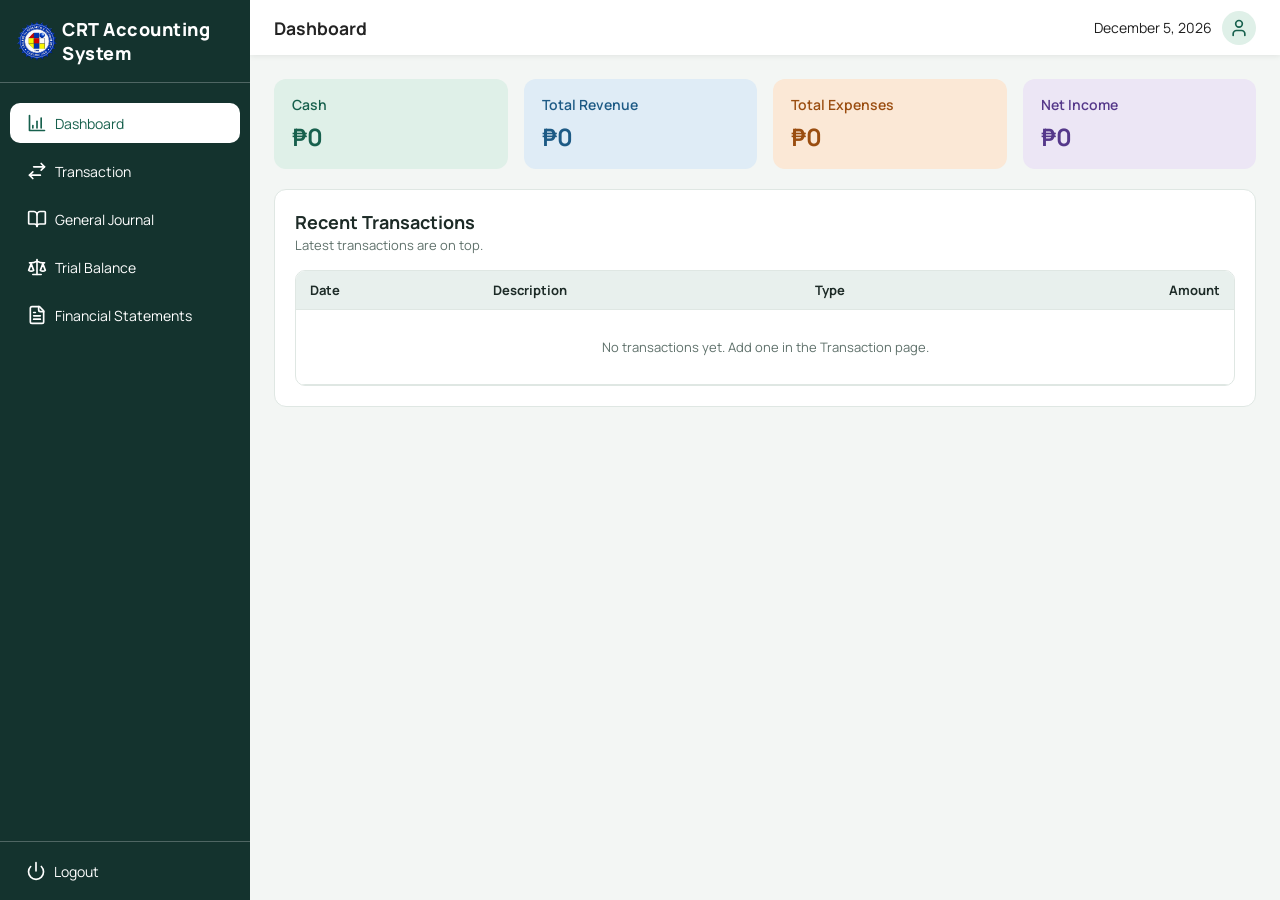
<file: dashboard.html>
<!DOCTYPE html>
<html lang="en">

<head>
  <meta charset="UTF-8">
  <meta name="viewport" content="width=device-width, initial-scale=1">
  <title>Dashboard | CRT Accounting System</title>

  <link rel="preconnect" href="https://fonts.googleapis.com">
  <link rel="preconnect" href="https://fonts.gstatic.com" crossorigin>
  <link href="https://fonts.googleapis.com/css2?family=Manrope:wght@200..800&display=swap" rel="stylesheet">
  <link rel="stylesheet" href="style.css">
</head>

<body>

  <aside class="sidebar">

    <div class="logo-box">
      <img src="imgsrc/crtlogo.png" alt="CRT logo">

      <p>CRT Accounting System</p>
    </div>

    <ul>
      <li>
        <a href="dashboard.html" class="active">
          <svg xmlns="http://www.w3.org/2000/svg" width="20" height="20" viewBox="0 0 24 24" fill="none"
            stroke="currentColor" stroke-width="2" stroke-linecap="round" stroke-linejoin="round">
            <path d="M3 3v18h18" />
            <path d="M7 15v3" />
            <path d="M12 10v8" />
            <path d="M17 6v12" />
          </svg>
          <span>Dashboard</span>
        </a>
      </li>

      <li>
        <a href="transaction.html">
          <svg xmlns="http://www.w3.org/2000/svg" width="20" height="20" viewBox="0 0 24 24" fill="none"
            stroke="currentColor" stroke-width="2" stroke-linecap="round" stroke-linejoin="round">
            <path d="m17 3 4 4-4 4" />
            <path d="M21 7H8" />
            <path d="m7 21-4-4 4-4" />
            <path d="M3 17h13" />
          </svg>
          <span>Transaction</span>
        </a>
      </li>

      <li>
        <a href="journal.html">
          <svg xmlns="http://www.w3.org/2000/svg" width="20" height="20" viewBox="0 0 24 24" fill="none"
            stroke="currentColor" stroke-width="2" stroke-linecap="round" stroke-linejoin="round">
            <path d="M12 7v14" />
            <path d="M3 18a1 1 0 0 1-1-1V4a1 1 0 0 1 1-1h5a4 4 0 0 1 4 4 4 4 0 0 1 4-4h5a1 1 0 0 1 1 1v13a1 1 0 0 1-1 1h-6a3 3 0 0 0-3 3 3 3 0 0 0-3-3z" />
          </svg>
          <span>General Journal</span>
        </a>
      </li>

      <li>
        <a href="trialbalance.html">
          <svg xmlns="http://www.w3.org/2000/svg" width="20" height="20" viewBox="0 0 24 24" fill="none"
            stroke="currentColor" stroke-width="2" stroke-linecap="round" stroke-linejoin="round">
            <path d="m16 16 3-8 3 8c-.87.65-1.92 1-3 1s-2.13-.35-3-1Z" />
            <path d="m2 16 3-8 3 8c-.87.65-1.92 1-3 1s-2.13-.35-3-1Z" />
            <path d="M7 21h10" />
            <path d="M12 3v18" />
            <path d="M3 7h2c2 0 5-1 7-2 2 1 5 2 7 2h2" />
          </svg>
          <span>Trial Balance</span>
        </a>
      </li>

      <li>
        <a href="financialSt.html">
          <svg xmlns="http://www.w3.org/2000/svg" width="20" height="20" viewBox="0 0 24 24" fill="none"
            stroke="currentColor" stroke-width="2" stroke-linecap="round" stroke-linejoin="round">
            <path d="M15 2H6a2 2 0 0 0-2 2v16a2 2 0 0 0 2 2h12a2 2 0 0 0 2-2V7Z" />
            <path d="M14 2v4a2 2 0 0 0 2 2h4" />
            <path d="M10 9H8" />
            <path d="M16 13H8" />
            <path d="M16 17H8" />
          </svg>
          <span>Financial Statements</span>
        </a>
      </li>
    </ul>

    <div class="logout-box">
      <a href="#">
        <svg xmlns="http://www.w3.org/2000/svg" width="20" height="20" viewBox="0 0 24 24" fill="none"
          stroke="currentColor" stroke-width="2" stroke-linecap="round" stroke-linejoin="round">
          <path d="M12 2v10" />
          <path d="M18.4 6.6a9 9 0 1 1-12.77.04" />
        </svg>
        <span>Logout</span>
      </a>
    </div>
  </aside>

  <!-- ================= LAHAT NG NASA KANAN NG SIDEBAR ================= -->
  <div class="page">

    <!-- Navbar sa taas -->
    <header class="navbar">
      <div class="navbar-title">
        <h3>Dashboard</h3>
      </div>

      <div class="date-profile">
        <div>
          <span id="currentDate" class="navbar-date"></span>
        </div>
        <div class="navbar-profile">
          <svg xmlns="http://www.w3.org/2000/svg" width="20" height="20" viewBox="0 0 24 24" fill="none"
            stroke="currentColor" stroke-width="2" stroke-linecap="round" stroke-linejoin="round">
            <path d="M19 21v-2a4 4 0 0 0-4-4H9a4 4 0 0 0-4 4v2" />
            <circle cx="12" cy="7" r="4" />
          </svg>
        </div>
      </div>
    </header>

    <main class="content">

      <section class="cards">
        <div class="summary-card c-cash">
          <p>Cash</p>
          <h2 id="cardCash">₱0</h2>
        </div>
        <div class="summary-card c-revenue">
          <p>Total Revenue</p>
          <h2 id="cardRevenue">₱0</h2>
        </div>
        <div class="summary-card c-expense">
          <p>Total Expenses</p>
          <h2 id="cardExpenses">₱0</h2>
        </div>
        <div class="summary-card c-income">
          <p>Net Income</p>
          <h2 id="cardIncome">₱0</h2>
        </div>
      </section>

      <section class="card">
        <h2>Recent Transactions</h2>
        <p class="sub">Latest transactions are on top.</p>
        <div class="table-scroll">
          <table>
            <thead>
              <tr>
                <th>Date</th>
                <th>Description</th>
                <th>Type</th>
                <th class="num">Amount</th>
              </tr>
            </thead>
            <tbody id="recentBody"></tbody>
          </table>
        </div>
      </section>
    </main>

  </div>

  <script src="app.js"></script>
  <script>
    showDashboard();
  </script>

</body>

</html>
</file>
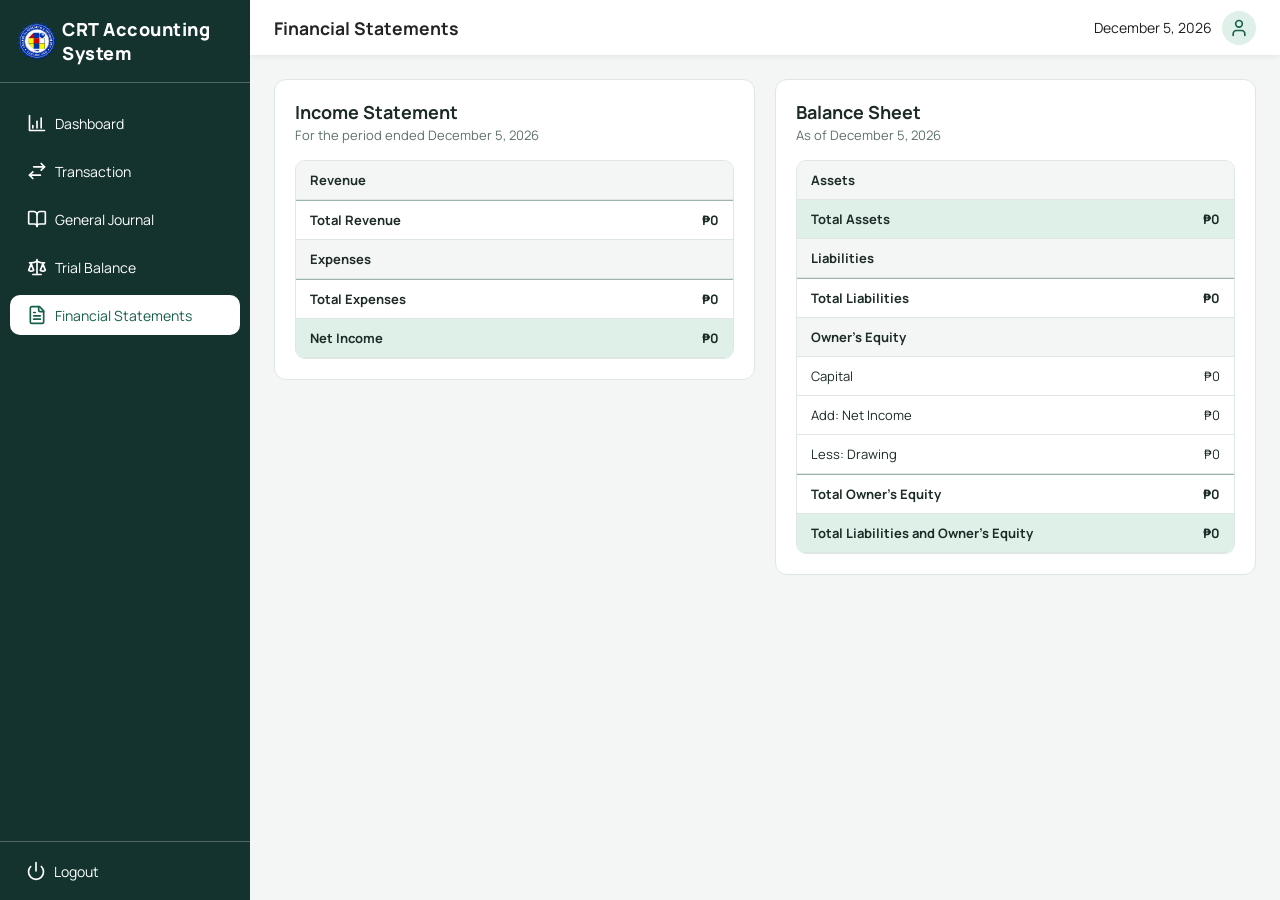
<file: financialSt.html>
<!DOCTYPE html>
<html lang="en">

<head>
  <meta charset="UTF-8">
  <meta name="viewport" content="width=device-width, initial-scale=1">
  <title>Financial Statements | CRT Accounting Systemr</title>

  <link rel="preconnect" href="https://fonts.googleapis.com">
  <link rel="preconnect" href="https://fonts.gstatic.com" crossorigin>
  <link href="https://fonts.googleapis.com/css2?family=Manrope:wght@200..800&display=swap" rel="stylesheet">
  <link rel="stylesheet" href="style.css">
</head>

<body>

  <aside class="sidebar">

    <div class="logo-box">
      <img src="imgsrc/crtlogo.png" alt="CRT logo">

      <p>CRT Accounting System</p>
    </div>

    <ul>
      <li>
        <a href="dashboard.html">
          <svg xmlns="http://www.w3.org/2000/svg" width="20" height="20" viewBox="0 0 24 24" fill="none"
            stroke="currentColor" stroke-width="2" stroke-linecap="round" stroke-linejoin="round">
            <path d="M3 3v18h18" />
            <path d="M7 15v3" />
            <path d="M12 10v8" />
            <path d="M17 6v12" />
          </svg>
          <span>Dashboard</span>
        </a>
      </li>

      <li>
        <a href="transaction.html">
          <svg xmlns="http://www.w3.org/2000/svg" width="20" height="20" viewBox="0 0 24 24" fill="none"
            stroke="currentColor" stroke-width="2" stroke-linecap="round" stroke-linejoin="round">
            <path d="m17 3 4 4-4 4" />
            <path d="M21 7H8" />
            <path d="m7 21-4-4 4-4" />
            <path d="M3 17h13" />
          </svg>
          <span>Transaction</span>
        </a>
      </li>

      <li>
        <a href="journal.html">
          <svg xmlns="http://www.w3.org/2000/svg" width="20" height="20" viewBox="0 0 24 24" fill="none"
            stroke="currentColor" stroke-width="2" stroke-linecap="round" stroke-linejoin="round">
            <path d="M12 7v14" />
            <path d="M3 18a1 1 0 0 1-1-1V4a1 1 0 0 1 1-1h5a4 4 0 0 1 4 4 4 4 0 0 1 4-4h5a1 1 0 0 1 1 1v13a1 1 0 0 1-1 1h-6a3 3 0 0 0-3 3 3 3 0 0 0-3-3z" />
          </svg>
          <span>General Journal</span>
        </a>
      </li>

      <li>
        <a href="trialbalance.html">
          <svg xmlns="http://www.w3.org/2000/svg" width="20" height="20" viewBox="0 0 24 24" fill="none"
            stroke="currentColor" stroke-width="2" stroke-linecap="round" stroke-linejoin="round">
            <path d="m16 16 3-8 3 8c-.87.65-1.92 1-3 1s-2.13-.35-3-1Z" />
            <path d="m2 16 3-8 3 8c-.87.65-1.92 1-3 1s-2.13-.35-3-1Z" />
            <path d="M7 21h10" />
            <path d="M12 3v18" />
            <path d="M3 7h2c2 0 5-1 7-2 2 1 5 2 7 2h2" />
          </svg>
          <span>Trial Balance</span>
        </a>
      </li>

      <li>
        <a href="financialSt.html" class="active">
          <svg xmlns="http://www.w3.org/2000/svg" width="20" height="20" viewBox="0 0 24 24" fill="none"
            stroke="currentColor" stroke-width="2" stroke-linecap="round" stroke-linejoin="round">
            <path d="M15 2H6a2 2 0 0 0-2 2v16a2 2 0 0 0 2 2h12a2 2 0 0 0 2-2V7Z" />
            <path d="M14 2v4a2 2 0 0 0 2 2h4" />
            <path d="M10 9H8" />
            <path d="M16 13H8" />
            <path d="M16 17H8" />
          </svg>
          <span>Financial Statements</span>
        </a>
      </li>
    </ul>

    <div class="logout-box">
      <a href="#">
        <svg xmlns="http://www.w3.org/2000/svg" width="20" height="20" viewBox="0 0 24 24" fill="none"
          stroke="currentColor" stroke-width="2" stroke-linecap="round" stroke-linejoin="round">
          <path d="M12 2v10" />
          <path d="M18.4 6.6a9 9 0 1 1-12.77.04" />
        </svg>
        <span>Logout</span>
      </a>
    </div>
  </aside>


  <div class="page">

   
    <header class="navbar">
      <div class="navbar-title">
        <h3>Financial Statements</h3>
      </div>

      <div class="date-profile">
        <div>
          <span id="currentDate" class="navbar-date"></span>
        </div>
        <div class="navbar-profile">
          <svg xmlns="http://www.w3.org/2000/svg" width="20" height="20" viewBox="0 0 24 24" fill="none"
            stroke="currentColor" stroke-width="2" stroke-linecap="round" stroke-linejoin="round">
            <path d="M19 21v-2a4 4 0 0 0-4-4H9a4 4 0 0 0-4 4v2" />
            <circle cx="12" cy="7" r="4" />
          </svg>
        </div>
      </div>
    </header>

    <main class="content">

      <div class="two-col">

        <section class="card">
          <h2>Income Statement</h2>
          <p class="sub" id="incomeDate"></p>
          <div class="table-scroll no-limit">
            <table class="fs-table">
              <tbody id="incomeBody"></tbody>
            </table>
          </div>
        </section>

        <section class="card">
          <h2>Balance Sheet</h2>
          <p class="sub" id="balanceDate"></p>
          <div class="table-scroll no-limit">
            <table class="fs-table">
              <tbody id="balanceBody"></tbody>
            </table>
          </div>
        </section>

      </div>
    </main>

  </div>

  <script src="app.js"></script>
  <script>
    showFinancialStatementsPage();
  </script>

</body>

</html>
</file>
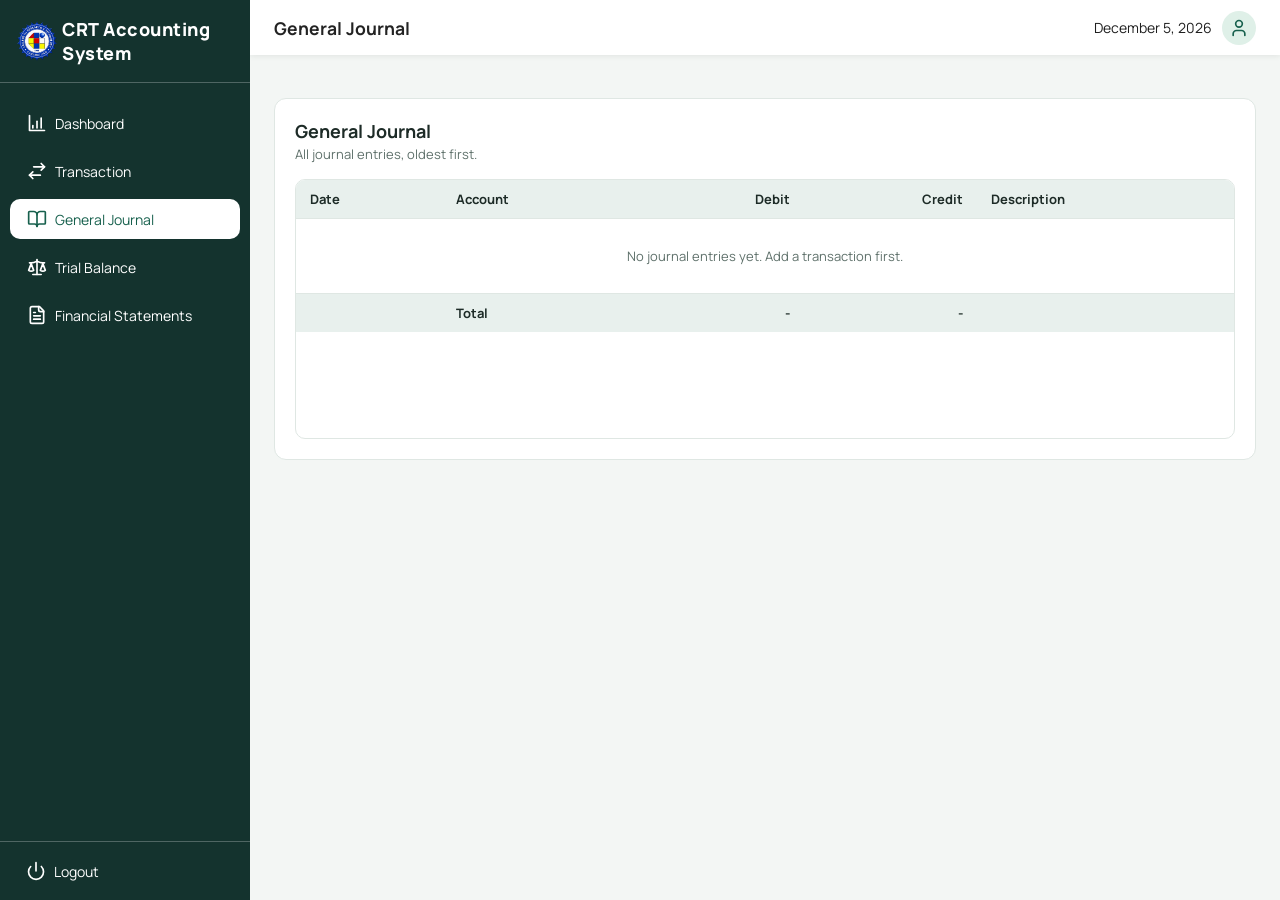
<file: journal.html>
<!DOCTYPE html>
<html lang="en">

<head>
  <meta charset="UTF-8">
  <meta name="viewport" content="width=device-width, initial-scale=1">
  <title>General Journal | CRT Accounting System</title>

  <link rel="preconnect" href="https://fonts.googleapis.com">
  <link rel="preconnect" href="https://fonts.gstatic.com" crossorigin>
  <link href="https://fonts.googleapis.com/css2?family=Manrope:wght@200..800&display=swap" rel="stylesheet">
  <link rel="stylesheet" href="style.css">
</head>

<body>

  <aside class="sidebar">

    <div class="logo-box">
      <img src="imgsrc/crtlogo.png" alt="CRT logo">

      <p>CRT Accounting System</p>
    </div>

    <ul>
      <li>
        <a href="dashboard.html">
          <svg xmlns="http://www.w3.org/2000/svg" width="20" height="20" viewBox="0 0 24 24" fill="none"
            stroke="currentColor" stroke-width="2" stroke-linecap="round" stroke-linejoin="round">
            <path d="M3 3v18h18" />
            <path d="M7 15v3" />
            <path d="M12 10v8" />
            <path d="M17 6v12" />
          </svg>
          <span>Dashboard</span>
        </a>
      </li>

      <li>
        <a href="transaction.html">
          <svg xmlns="http://www.w3.org/2000/svg" width="20" height="20" viewBox="0 0 24 24" fill="none"
            stroke="currentColor" stroke-width="2" stroke-linecap="round" stroke-linejoin="round">
            <path d="m17 3 4 4-4 4" />
            <path d="M21 7H8" />
            <path d="m7 21-4-4 4-4" />
            <path d="M3 17h13" />
          </svg>
          <span>Transaction</span>
        </a>
      </li>

      <li>
        <a href="journal.html" class="active">
          <svg xmlns="http://www.w3.org/2000/svg" width="20" height="20" viewBox="0 0 24 24" fill="none"
            stroke="currentColor" stroke-width="2" stroke-linecap="round" stroke-linejoin="round">
            <path d="M12 7v14" />
            <path d="M3 18a1 1 0 0 1-1-1V4a1 1 0 0 1 1-1h5a4 4 0 0 1 4 4 4 4 0 0 1 4-4h5a1 1 0 0 1 1 1v13a1 1 0 0 1-1 1h-6a3 3 0 0 0-3 3 3 3 0 0 0-3-3z" />
          </svg>
          <span>General Journal</span>
        </a>
      </li>

      <li>
        <a href="trialbalance.html">
          <svg xmlns="http://www.w3.org/2000/svg" width="20" height="20" viewBox="0 0 24 24" fill="none"
            stroke="currentColor" stroke-width="2" stroke-linecap="round" stroke-linejoin="round">
            <path d="m16 16 3-8 3 8c-.87.65-1.92 1-3 1s-2.13-.35-3-1Z" />
            <path d="m2 16 3-8 3 8c-.87.65-1.92 1-3 1s-2.13-.35-3-1Z" />
            <path d="M7 21h10" />
            <path d="M12 3v18" />
            <path d="M3 7h2c2 0 5-1 7-2 2 1 5 2 7 2h2" />
          </svg>
          <span>Trial Balance</span>
        </a>
      </li>

      <li>
        <a href="financialSt.html">
          <svg xmlns="http://www.w3.org/2000/svg" width="20" height="20" viewBox="0 0 24 24" fill="none"
            stroke="currentColor" stroke-width="2" stroke-linecap="round" stroke-linejoin="round">
            <path d="M15 2H6a2 2 0 0 0-2 2v16a2 2 0 0 0 2 2h12a2 2 0 0 0 2-2V7Z" />
            <path d="M14 2v4a2 2 0 0 0 2 2h4" />
            <path d="M10 9H8" />
            <path d="M16 13H8" />
            <path d="M16 17H8" />
          </svg>
          <span>Financial Statements</span>
        </a>
      </li>
    </ul>

    <div class="logout-box">
      <a href="#">
        <svg xmlns="http://www.w3.org/2000/svg" width="20" height="20" viewBox="0 0 24 24" fill="none"
          stroke="currentColor" stroke-width="2" stroke-linecap="round" stroke-linejoin="round">
          <path d="M12 2v10" />
          <path d="M18.4 6.6a9 9 0 1 1-12.77.04" />
        </svg>
        <span>Logout</span>
      </a>
    </div>
  </aside>

  
  <div class="page">

    >
    <header class="navbar">
      <div class="navbar-title">
        <h3>General Journal</h3>
      </div>

      <div class="date-profile">
        <div>
          <span id="currentDate" class="navbar-date"></span>
        </div>
        <div class="navbar-profile">
          <svg xmlns="http://www.w3.org/2000/svg" width="20" height="20" viewBox="0 0 24 24" fill="none"
            stroke="currentColor" stroke-width="2" stroke-linecap="round" stroke-linejoin="round">
            <path d="M19 21v-2a4 4 0 0 0-4-4H9a4 4 0 0 0-4 4v2" />
            <circle cx="12" cy="7" r="4" />
          </svg>
        </div>
      </div>
    </header>

    <main class="content">

      <section class="card">
        <h2>General Journal</h2>
        <p class="sub">All journal entries, oldest first.</p>
        <div class="table-scroll tall">
          <table>
            <thead>
              <tr>
                <th>Date</th>
                <th>Account</th>
                <th class="num">Debit</th>
                <th class="num">Credit</th>
                <th>Description</th>
              </tr>
            </thead>
            <tbody id="journalBody"></tbody>
            <tfoot>
              <tr>
                <td></td>
                <td>Total</td>
                <td class="num" id="totalDebit"></td>
                <td class="num" id="totalCredit"></td>
                <td></td>
              </tr>
            </tfoot>
          </table>
        </div>
      </section>
    </main>

  </div>

  <script src="app.js"></script>
  <script>
    showJournalPage();
  </script>

</body>

</html>
</file>
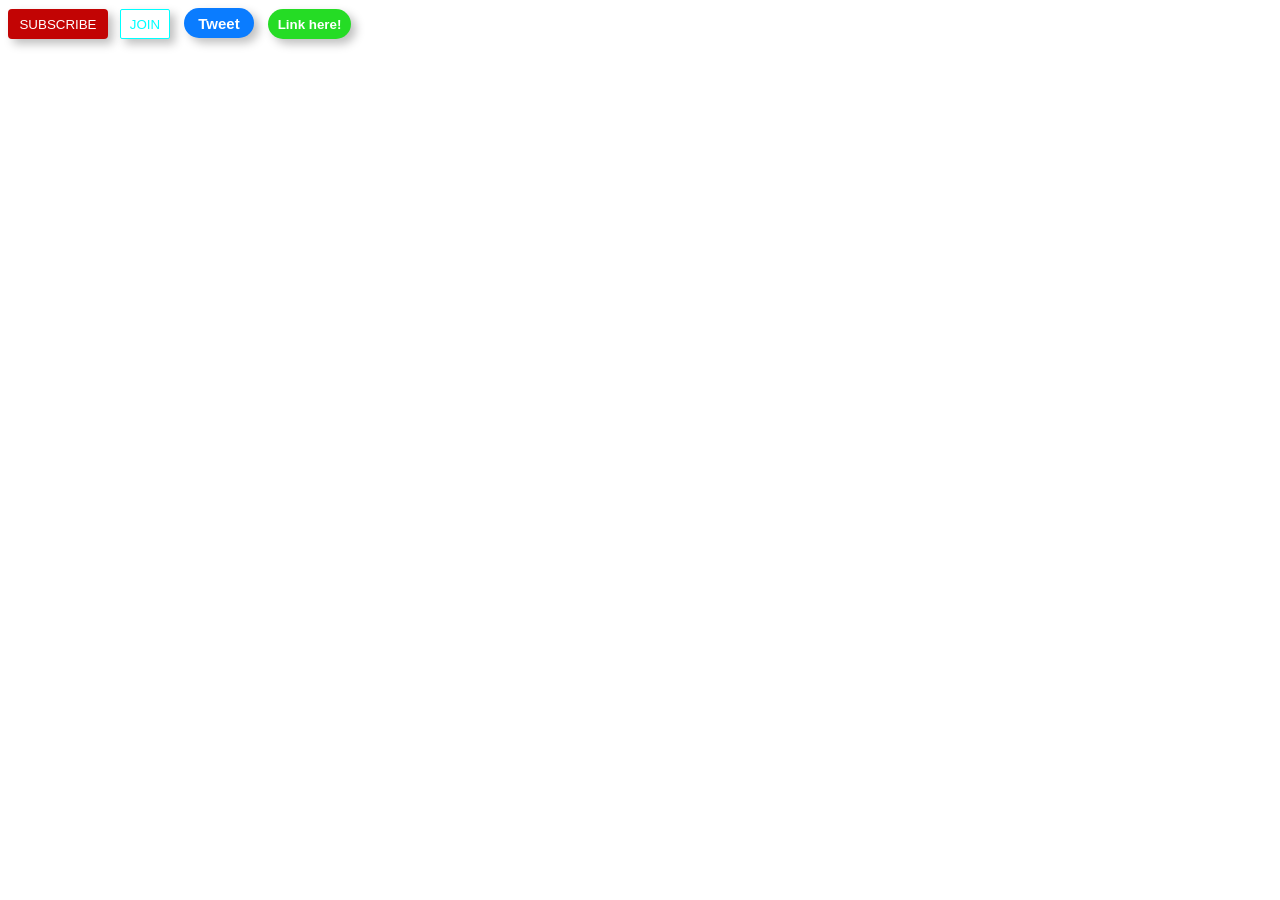
<file: practice#1.html>
<!DOCTYPE html>
<html lang="en">
<head>
    <meta charset="UTF-8">
    <title>practicejaja</title>
<style>
    .SUBSCRIBE{
        background-color: rgb(194, 4, 4);
        color: white;
        height: 30px;
        width: 100px;
        border: none;       
        border-radius: 4px;
        cursor: pointer;
        margin-right: 8px; 
        transition: 0.2s; 
         box-shadow: 5px 5px 10px rgba(0, 0, 0, 0.25);    
    }

    .SUBSCRIBE:hover{
        opacity: 0.8;
         box-shadow: 5px 5px 10px rgba(0, 0, 0, 0.4);
    }
    .SUBSCRIBE:active{
        background-color: white;
        color:red;
        opacity: 1;
        border: solid 1px;
        border-color: red;
    }

    .JOIN{ 
        background-color: white;    
        color: cyan;
        height: 30px;
        width: 50px;          
        border-radius: 2px;
        border-color: cyan;
        border-style: solid;
        border-width: 1px;      
        cursor: pointer;
        transition: background-color 0.2s, color 0.2s;
         box-shadow: 5px 5px 10px rgba(0, 0, 0, 0.25);
    }

     .JOIN:hover{
        background-color: rgb(236, 236, 236);
        opacity: 0.8;
         box-shadow: 5px 5px 10px rgba(0, 0, 0, 0.4);
    }
    .JOIN:active{
        background-color: cyan ;
        color: white;
       
    }

    .TWEET{
        background-color: rgb(10, 124, 255);
        color: white;
        border-style: none;
        height: 30px;
        width: 70px;
        border-radius: 15px;
        margin-left: 10px ;
        font-weight: bold;
        font-size: 15px;
        cursor: pointer;
        transition: 0.4s, color 0.3s;
         box-shadow: 5px 5px 10px rgba(0, 0, 0, 0.25)
    }
    .TWEET:hover{
        opacity: 0.9 ;
        box-shadow: 5px 5px 10px rgba(0, 0, 0, 0.4);
    }
    .TWEET:active{
        background-color: white;
        color:rgb(10, 124, 255) ;
       border-color:rgb(10, 124, 255) ;
        border-style: solid;
        border-width: 1px; 
        opacity: 0.6;
    }

    .LINK{
        background-color: rgb(37, 220, 37);
        margin-left:10px;
        border: none;
        height: 30px;
        width: 83px;
        font-weight: bold;
        color: white;
        border-radius:40px;
        cursor: pointer;
        transition: 0.3s;
         box-shadow: 5px 5px 10px rgba(0, 0, 0, 0.25);
    
    }
    .LINK:hover{   
        opacity: 0.8;
        box-shadow: 5px 5px 10px rgba(0, 0, 0, 0.4);
    }

    .LINK:active{
        background-color: white ;
        color: rgb(37, 220, 37);
        border:  1px solid rgb(37, 220, 37);
       
    }
   </style>
 </head> 
    
<body>

 <button class="SUBSCRIBE">
    SUBSCRIBE
 </button>

 <button class="JOIN">
    JOIN
 </button>

 <button class="TWEET">
    Tweet
 </button>

 <a href="https://www.youtube.com/" target="_blank">
 <button  class="LINK">
    Link here! 
 </button>
</a>

</body>
</html>
</file>
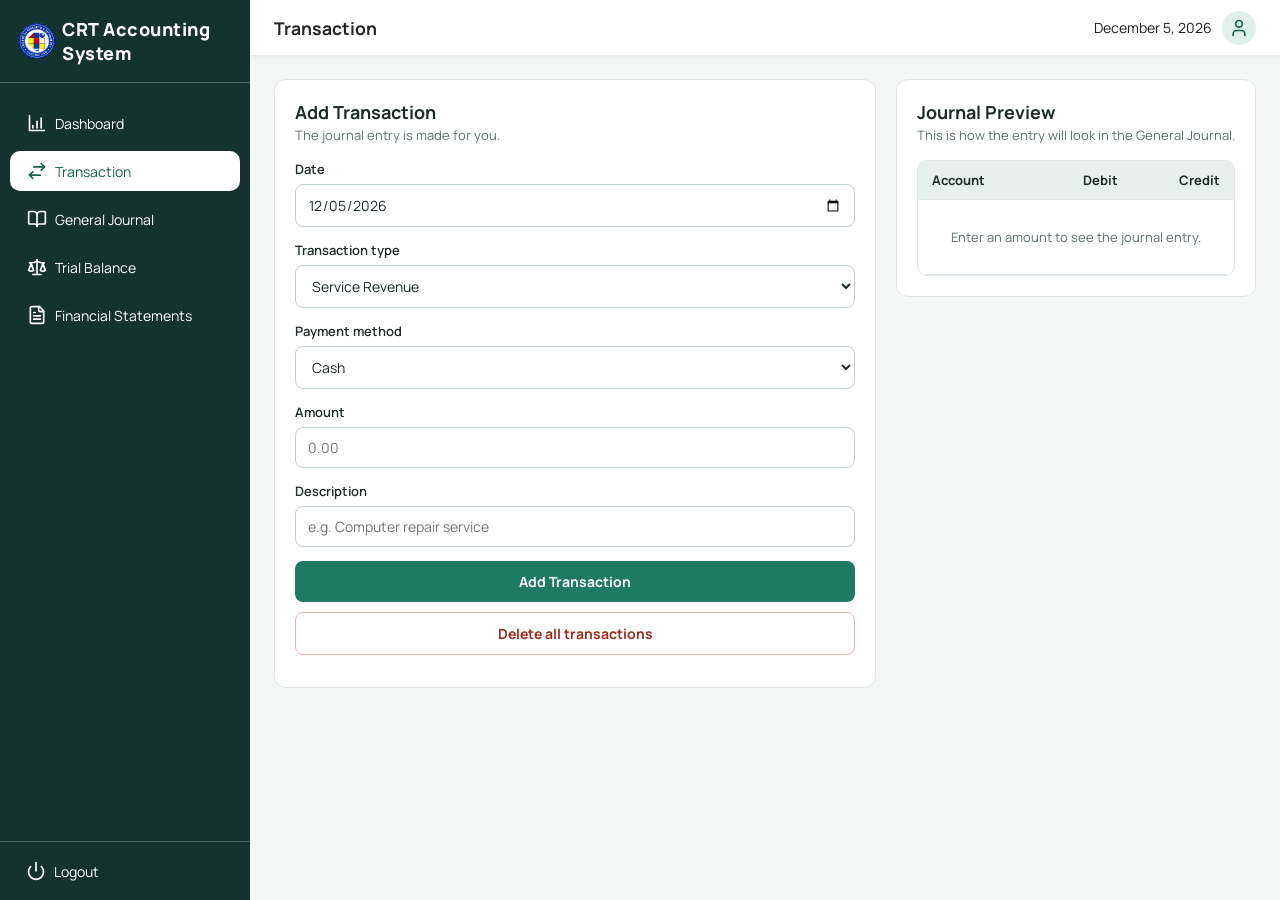
<file: transaction.html>
<!DOCTYPE html>
<html lang="en">

<head>
  <meta charset="UTF-8">
  <meta name="viewport" content="width=device-width, initial-scale=1">
  <title>Transaction | CRT Accounting System</title>

  <link rel="preconnect" href="https://fonts.googleapis.com">
  <link rel="preconnect" href="https://fonts.gstatic.com" crossorigin>
  <link href="https://fonts.googleapis.com/css2?family=Manrope:wght@200..800&display=swap" rel="stylesheet">
  <link rel="stylesheet" href="style.css">
</head>

<body>

  <aside class="sidebar">

    <div class="logo-box">
      <img src="imgsrc/crtlogo.png" alt="CRT logo">

      <p>CRT Accounting System</p>
    </div>

    <ul>
      <li>
        <a href="dashboard.html">
          <svg xmlns="http://www.w3.org/2000/svg" width="20" height="20" viewBox="0 0 24 24" fill="none"
            stroke="currentColor" stroke-width="2" stroke-linecap="round" stroke-linejoin="round">
            <path d="M3 3v18h18" />
            <path d="M7 15v3" />
            <path d="M12 10v8" />
            <path d="M17 6v12" />
          </svg>
          <span>Dashboard</span>
        </a>
      </li>

      <li>
        <a href="transaction.html" class="active">
          <svg xmlns="http://www.w3.org/2000/svg" width="20" height="20" viewBox="0 0 24 24" fill="none"
            stroke="currentColor" stroke-width="2" stroke-linecap="round" stroke-linejoin="round">
            <path d="m17 3 4 4-4 4" />
            <path d="M21 7H8" />
            <path d="m7 21-4-4 4-4" />
            <path d="M3 17h13" />
          </svg>
          <span>Transaction</span>
        </a>
      </li>

      <li>
        <a href="journal.html">
          <svg xmlns="http://www.w3.org/2000/svg" width="20" height="20" viewBox="0 0 24 24" fill="none"
            stroke="currentColor" stroke-width="2" stroke-linecap="round" stroke-linejoin="round">
            <path d="M12 7v14" />
            <path d="M3 18a1 1 0 0 1-1-1V4a1 1 0 0 1 1-1h5a4 4 0 0 1 4 4 4 4 0 0 1 4-4h5a1 1 0 0 1 1 1v13a1 1 0 0 1-1 1h-6a3 3 0 0 0-3 3 3 3 0 0 0-3-3z" />
          </svg>
          <span>General Journal</span>
        </a>
      </li>

      <li>
        <a href="trialbalance.html">
          <svg xmlns="http://www.w3.org/2000/svg" width="20" height="20" viewBox="0 0 24 24" fill="none"
            stroke="currentColor" stroke-width="2" stroke-linecap="round" stroke-linejoin="round">
            <path d="m16 16 3-8 3 8c-.87.65-1.92 1-3 1s-2.13-.35-3-1Z" />
            <path d="m2 16 3-8 3 8c-.87.65-1.92 1-3 1s-2.13-.35-3-1Z" />
            <path d="M7 21h10" />
            <path d="M12 3v18" />
            <path d="M3 7h2c2 0 5-1 7-2 2 1 5 2 7 2h2" />
          </svg>
          <span>Trial Balance</span>
        </a>
      </li>

      <li>
        <a href="financialSt.html">
          <svg xmlns="http://www.w3.org/2000/svg" width="20" height="20" viewBox="0 0 24 24" fill="none"
            stroke="currentColor" stroke-width="2" stroke-linecap="round" stroke-linejoin="round">
            <path d="M15 2H6a2 2 0 0 0-2 2v16a2 2 0 0 0 2 2h12a2 2 0 0 0 2-2V7Z" />
            <path d="M14 2v4a2 2 0 0 0 2 2h4" />
            <path d="M10 9H8" />
            <path d="M16 13H8" />
            <path d="M16 17H8" />
          </svg>
          <span>Financial Statements</span>
        </a>
      </li>
    </ul>

    <div class="logout-box">
      <a href="#">
        <svg xmlns="http://www.w3.org/2000/svg" width="20" height="20" viewBox="0 0 24 24" fill="none"
          stroke="currentColor" stroke-width="2" stroke-linecap="round" stroke-linejoin="round">
          <path d="M12 2v10" />
          <path d="M18.4 6.6a9 9 0 1 1-12.77.04" />
        </svg>
        <span>Logout</span>
      </a>
    </div>
  </aside>

  
  <div class="page">

    
    <header class="navbar">
      <div class="navbar-title">
        <h3>Transaction</h3>
      </div>

      <div class="date-profile">
        <div>
          <span id="currentDate" class="navbar-date"></span>
        </div>
        <div class="navbar-profile">
          <svg xmlns="http://www.w3.org/2000/svg" width="20" height="20" viewBox="0 0 24 24" fill="none"
            stroke="currentColor" stroke-width="2" stroke-linecap="round" stroke-linejoin="round">
            <path d="M19 21v-2a4 4 0 0 0-4-4H9a4 4 0 0 0-4 4v2" />
            <circle cx="12" cy="7" r="4" />
          </svg>
        </div>
      </div>
    </header>

    <main class="content">

      <div class="form-grid">

        <!-- Form sa kaliwa -->
        <section class="sec-1 card">
          <h2>Add Transaction</h2>
          <p class="sub">The journal entry is made for you.</p>

          <form id="txForm">
            <div class="form-group">
              <label for="date">Date</label>
              <input type="date" id="date">
            </div>

            <div class="form-group">
              <label for="type">Transaction type</label>
              <select id="type"></select>
            </div>

            <div class="form-group">
              <label for="method">Payment method</label>
              <select id="method"></select>
            </div>

            <div class="form-group">
              <label for="amount">Amount</label>
              <input type="number" id="amount" min="0" step="0.01" placeholder="0.00">
            </div>

            <!-- Lalabas lang kapag Partial Payment -->
            <div class="form-group" id="paidGroup" style="display: none;">
              <label for="paid">Amount paid now</label>
              <input type="number" id="paid" min="0" step="0.01" placeholder="0.00">
            </div>

            <div class="form-group">
              <label for="description">Description</label>
              <input type="text" id="description" placeholder="e.g. Computer repair service">
            </div>

            <button type="submit" class="btn">Add Transaction</button>
            <button type="button" class="btn btn-light" id="clearBtn">Delete all transactions</button>
            <p id="message" class="message"></p>
          </form>
        </section>

        <!-- Journal preview sa kanan -->
        <section class="sec-2 card">
          <h2>Journal Preview</h2>
          <p class="sub">This is how the entry will look in the General Journal.</p>
          <div class="table-scroll no-limit">
            <table style="min-width: 0;">
              <thead>
                <tr>
                  <th>Account</th>
                  <th class="num">Debit</th>
                  <th class="num">Credit</th>
                </tr>
              </thead>
              <tbody id="previewBody"></tbody>
            </table>
          </div>
        </section>

      </div>
    </main>

  </div>

  <script src="app.js"></script>
  <script>
    showTransactionPage();
  </script>

</body>

</html>
</file>
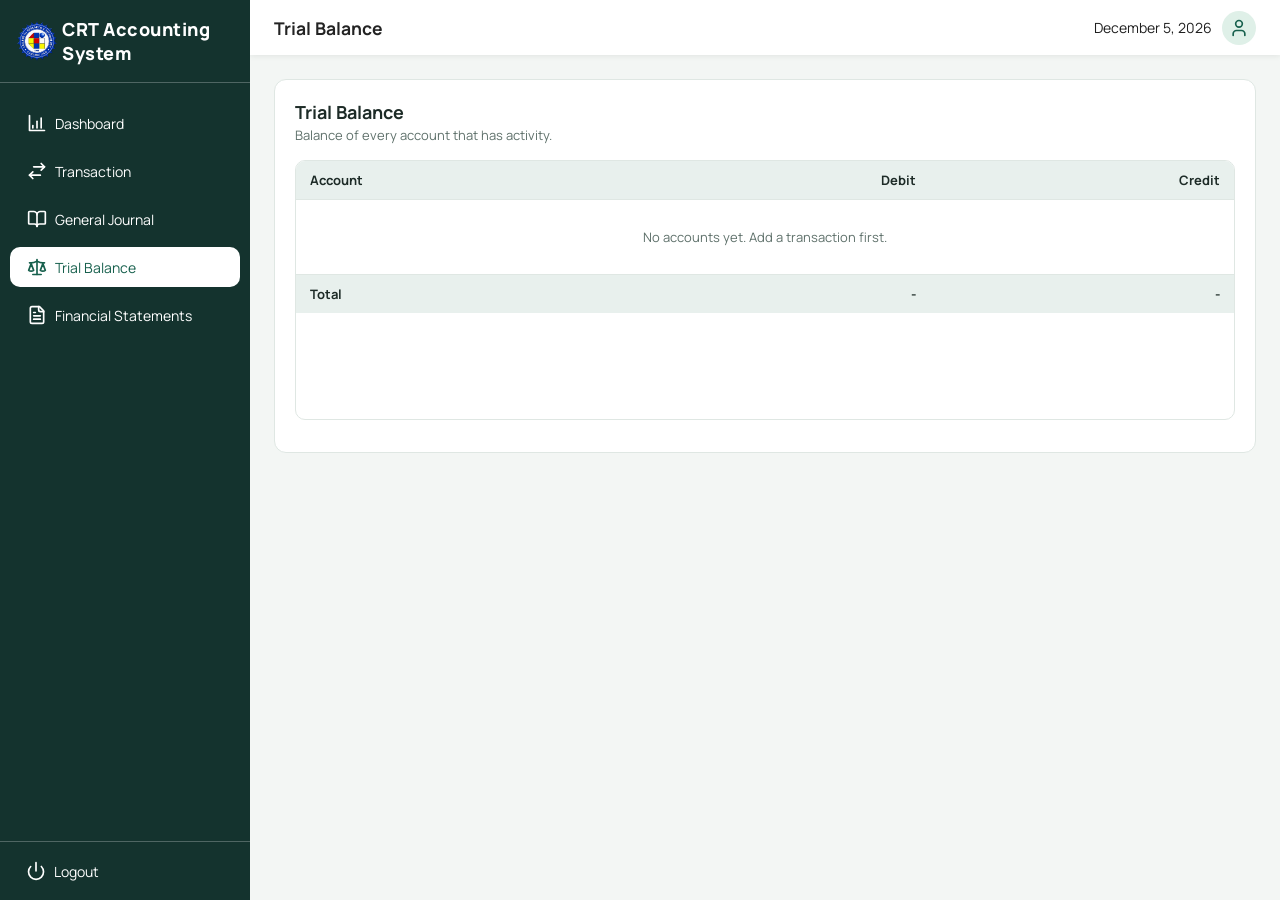
<file: trialbalance.html>
<!DOCTYPE html>
<html lang="en">

<head>
  <meta charset="UTF-8">
  <meta name="viewport" content="width=device-width, initial-scale=1">
  <title>Trial Balance | CRT Accounting System</title>

  <link rel="preconnect" href="https://fonts.googleapis.com">
  <link rel="preconnect" href="https://fonts.gstatic.com" crossorigin>
  <link href="https://fonts.googleapis.com/css2?family=Manrope:wght@200..800&display=swap" rel="stylesheet">
  <link rel="stylesheet" href="style.css">
</head>

<body>

  <aside class="sidebar">

    <div class="logo-box">
      <img src="imgsrc/crtlogo.png" alt="CRT logo">

      <p>CRT Accounting System</p>
    </div>

    <ul>
      <li>
        <a href="dashboard.html">
          <svg xmlns="http://www.w3.org/2000/svg" width="20" height="20" viewBox="0 0 24 24" fill="none"
            stroke="currentColor" stroke-width="2" stroke-linecap="round" stroke-linejoin="round">
            <path d="M3 3v18h18" />
            <path d="M7 15v3" />
            <path d="M12 10v8" />
            <path d="M17 6v12" />
          </svg>
          <span>Dashboard</span>
        </a>
      </li>

      <li>
        <a href="transaction.html">
          <svg xmlns="http://www.w3.org/2000/svg" width="20" height="20" viewBox="0 0 24 24" fill="none"
            stroke="currentColor" stroke-width="2" stroke-linecap="round" stroke-linejoin="round">
            <path d="m17 3 4 4-4 4" />
            <path d="M21 7H8" />
            <path d="m7 21-4-4 4-4" />
            <path d="M3 17h13" />
          </svg>
          <span>Transaction</span>
        </a>
      </li>

      <li>
        <a href="journal.html">
          <svg xmlns="http://www.w3.org/2000/svg" width="20" height="20" viewBox="0 0 24 24" fill="none"
            stroke="currentColor" stroke-width="2" stroke-linecap="round" stroke-linejoin="round">
            <path d="M12 7v14" />
            <path d="M3 18a1 1 0 0 1-1-1V4a1 1 0 0 1 1-1h5a4 4 0 0 1 4 4 4 4 0 0 1 4-4h5a1 1 0 0 1 1 1v13a1 1 0 0 1-1 1h-6a3 3 0 0 0-3 3 3 3 0 0 0-3-3z" />
          </svg>
          <span>General Journal</span>
        </a>
      </li>

      <li>
        <a href="trialbalance.html" class="active">
          <svg xmlns="http://www.w3.org/2000/svg" width="20" height="20" viewBox="0 0 24 24" fill="none"
            stroke="currentColor" stroke-width="2" stroke-linecap="round" stroke-linejoin="round">
            <path d="m16 16 3-8 3 8c-.87.65-1.92 1-3 1s-2.13-.35-3-1Z" />
            <path d="m2 16 3-8 3 8c-.87.65-1.92 1-3 1s-2.13-.35-3-1Z" />
            <path d="M7 21h10" />
            <path d="M12 3v18" />
            <path d="M3 7h2c2 0 5-1 7-2 2 1 5 2 7 2h2" />
          </svg>
          <span>Trial Balance</span>
        </a>
      </li>

      <li>
        <a href="financialSt.html">
          <svg xmlns="http://www.w3.org/2000/svg" width="20" height="20" viewBox="0 0 24 24" fill="none"
            stroke="currentColor" stroke-width="2" stroke-linecap="round" stroke-linejoin="round">
            <path d="M15 2H6a2 2 0 0 0-2 2v16a2 2 0 0 0 2 2h12a2 2 0 0 0 2-2V7Z" />
            <path d="M14 2v4a2 2 0 0 0 2 2h4" />
            <path d="M10 9H8" />
            <path d="M16 13H8" />
            <path d="M16 17H8" />
          </svg>
          <span>Financial Statements</span>
        </a>
      </li>
    </ul>

    <div class="logout-box">
      <a href="#">
        <svg xmlns="http://www.w3.org/2000/svg" width="20" height="20" viewBox="0 0 24 24" fill="none"
          stroke="currentColor" stroke-width="2" stroke-linecap="round" stroke-linejoin="round">
          <path d="M12 2v10" />
          <path d="M18.4 6.6a9 9 0 1 1-12.77.04" />
        </svg>
        <span>Logout</span>
      </a>
    </div>
  </aside>

  
  <div class="page">

    <header class="navbar">
      <div class="navbar-title">
        <h3>Trial Balance</h3>
      </div>

      <div class="date-profile">
        <div>
          <span id="currentDate" class="navbar-date"></span>
        </div>
        <div class="navbar-profile">
          <svg xmlns="http://www.w3.org/2000/svg" width="20" height="20" viewBox="0 0 24 24" fill="none"
            stroke="currentColor" stroke-width="2" stroke-linecap="round" stroke-linejoin="round">
            <path d="M19 21v-2a4 4 0 0 0-4-4H9a4 4 0 0 0-4 4v2" />
            <circle cx="12" cy="7" r="4" />
          </svg>
        </div>
      </div>
    </header>

    <main class="content">

      <section class="card">
        <h2>Trial Balance</h2>
        <p class="sub">Balance of every account that has activity.</p>
        <div class="table-scroll tall">
          <table>
            <thead>
              <tr>
                <th>Account</th>
                <th class="num">Debit</th>
                <th class="num">Credit</th>
              </tr>
            </thead>
            <tbody id="tbBody"></tbody>
            <tfoot>
              <tr>
                <td>Total</td>
                <td class="num" id="totalDebit"></td>
                <td class="num" id="totalCredit"></td>
              </tr>
            </tfoot>
          </table>
        </div>
        <p class="note" id="tbStatus"></p>
      </section>
    </main>

  </div>

  <script src="app.js"></script>
  <script>
    showTrialBalancePage();
  </script>

</body>

</html>
</file>
<file: style.css>
/* ================= MGA KULAY (palitan dito kung gusto ng ibang kulay) ================= */
:root {
  --sidebar: #14332e;      /* madilim na green ng sidebar */
  --accent: #1f7a63;       /* hover at buttons */
  --accent-dark: #17604d;  /* hover ng buttons, active na text */
  --bg: #f3f6f4;           /* background ng page */
  --text: #1d2b27;
  --muted: #5f716b;
  --line: #dfe7e3;         /* kulay ng mga border */
  --head: #e8f0ed;         /* header ng table */
}

* {
  box-sizing: border-box;
  margin: 0;
  padding: 0;
}

html {
  scroll-behavior: smooth;
}

body {
  font-family: "Manrope", 'Segoe UI', Tahoma, Geneva, Verdana, sans-serif;
  background-color: var(--bg);
  color: var(--text);
  font-size: 14px;
}

/* ================= SIDEBAR ================= */
.sidebar {
  background-color: var(--sidebar);
  display: flex;
  flex-direction: column;
  width: 250px;
  min-height: 100vh;
  top: 0;
  bottom: 0;
  left: 0;
  position: fixed;
  overflow-y: auto;
  z-index: 20;
}

.logo-box {
  display: flex;
  align-items: center;
  gap: 5px;
  padding: 17px;
  border-bottom: solid 1px rgba(255, 255, 255, 0.25);
  margin-bottom: 20px;
}

.logo-box img {
  width: 40px;
  border-radius: 50px;
}

.logo-box p {
  color: white;
  font-size: 18px;
  font-weight: 800;
  letter-spacing: 0.5px;
}

.sidebar ul {
  list-style: none;
  flex-direction: column;
  display: flex;
  flex: 1;
  gap: 8px;
  margin-left: 10px;
  margin-right: 10px;
}

.sidebar li {
  border-radius: 10px;
}

.sidebar a {
  display: flex;
  align-items: center;
  text-decoration: none;
  color: white;
  padding: 10px 17px;
  gap: 8px;
}

/* plain hover: kulay lang ang nagbabago, walang gumagalaw */
.sidebar li:hover {
  background-color: var(--accent);
}

.sidebar .active {
  background-color: white;
  color: var(--accent-dark);
  border-radius: 10px;
}

.logout-box {
  border-top: solid 1px rgba(255, 255, 255, 0.25);
  padding: 9px;
}

.logout-box a:hover {
  color: #ff8a80;
}

/* ================= PAGE (lahat ng nasa kanan ng sidebar) ================= */
.page {
  margin-left: 250px;
}

/* ================= NAVBAR ================= */
.navbar {
  display: flex;
  align-items: center;
  justify-content: space-between;
  height: 55px;
  padding: 0 24px;
  background-color: white;
  position: fixed;
  top: 0;
  left: 250px;
  right: 0;
  z-index: 10;
  box-shadow: 0 1px 6px rgba(0, 0, 0, 0.08);
}

.navbar-title {
  color: rgb(35, 35, 35);
  font-size: 15px;
}

.date-profile {
  display: flex;
  align-items: center;
  gap: 10px;
}

.navbar-date {
  color: rgb(31, 31, 31);
}

.navbar-profile {
  width: 34px;
  height: 34px;
  border-radius: 50%;
  background-color: #dff0e8;
  color: var(--accent-dark);
  display: flex;
  align-items: center;
  justify-content: center;
  cursor: pointer;
}

.navbar-profile:hover {
  background-color: #c6e4d8;
}

.navbar-profile:active {
  background-color: var(--accent);
  color: white;
}

/* ================= CONTENT ================= */
.content {
  margin-top: 55px;
  padding: 24px;
  display: flex;
  flex-direction: column;
  gap: 20px;
}

.card {
  background-color: white;
  border: solid 1px var(--line);
  border-radius: 12px;
  padding: 20px;
  min-width: 0;
}

.card h2 {
  font-size: 18px;
}

.card .sub {
  color: var(--muted);
  font-size: 13px;
  margin: 2px 0 16px 0;
}

/* form sa kaliwa (sec-1), journal preview sa kanan (sec-2) */
.form-grid {
  display: grid;
  grid-template-columns: 1fr 360px;
  gap: 20px;
  align-items: start;
}

/* dalawang magkatabing table (Income Statement at Balance Sheet) */
.two-col {
  display: grid;
  grid-template-columns: 1fr 1fr;
  gap: 20px;
  align-items: start;
}

/* ================= DASHBOARD CARDS ================= */
.cards {
  display: grid;
  grid-template-columns: repeat(4, 1fr);
  gap: 16px;
}

.summary-card {
  border-radius: 12px;
  padding: 16px 18px;
}

.summary-card p {
  font-size: 14px;
  font-weight: 600;
}

.summary-card h2 {
  font-size: 24px;
  margin-top: 6px;
}

.c-cash {
  background-color: #dff0e8;
  color: #17604d;
}

.c-revenue {
  background-color: #dfecf6;
  color: #1d5a85;
}

.c-expense {
  background-color: #fbe8d6;
  color: #9a4d10;
}

.c-income {
  background-color: #ece6f5;
  color: #55388a;
}

/* ================= TABLES ================= */
/* scroll pababa kapag humaba, scroll pakaliwa/pakanan kapag mobile */
.table-scroll {
  overflow: auto;
  max-height: 420px;
  border: solid 1px var(--line);
  border-radius: 10px;
}

.table-scroll.tall {
  max-height: calc(100vh - 230px);
  min-height: 260px;
}

.table-scroll.no-limit {
  max-height: none;
}

table {
  width: 100%;
  min-width: 520px;
  border-collapse: separate;
  border-spacing: 0;
}

th,
td {
  padding: 10px 14px;
  text-align: left;
  font-size: 13px;
  border-bottom: solid 1px var(--line);
  white-space: nowrap;
}

th {
  background-color: var(--head);
  position: sticky;
  top: 0;
  z-index: 1;
}

tfoot td {
  font-weight: 700;
  background-color: var(--head);
  position: sticky;
  bottom: 0;
  border-bottom: none;
}

td.desc {
  white-space: normal;
  min-width: 180px;
}

td.indent {
  padding-left: 36px;
}

.num {
  text-align: right;
}

/* simula ng bawat journal entry */
.entry-start td {
  border-top: solid 2px #c3d3cc;
}

.empty {
  text-align: center;
  color: var(--muted);
  padding: 28px 14px;
  white-space: normal;
}

.fs-table {
  min-width: 340px;
}

.section-row td {
  font-weight: 700;
  background-color: var(--bg);
}

.total-row td {
  font-weight: 700;
  border-top: solid 1px #9db4ab;
}

.grand td {
  font-weight: 700;
  background-color: #dff0e8;
}

.badge {
  display: inline-block;
  padding: 2px 10px;
  border-radius: 20px;
  font-size: 12px;
  font-weight: 600;
}

.b-revenue {
  background-color: #dff0e8;
  color: #17604d;
}

.b-expense {
  background-color: #fbe8d6;
  color: #9a4d10;
}

.b-asset {
  background-color: #dfecf6;
  color: #1d5a85;
}

.b-equity {
  background-color: #ece6f5;
  color: #55388a;
}

.b-drawing {
  background-color: #e9e9e9;
  color: #444;
}

.note {
  margin-top: 12px;
  font-size: 13px;
  color: var(--muted);
}

/* ================= FORM ================= */
.form-group {
  margin-bottom: 14px;
}

label {
  display: block;
  font-weight: 600;
  font-size: 13px;
  margin-bottom: 6px;
}

input,
select {
  width: 100%;
  padding: 10px 12px;
  border: solid 1px #c5d3cd;
  border-radius: 8px;
  font: inherit;
  background-color: white;
  color: var(--text);
}

input:focus,
select:focus,
button:focus-visible {
  outline: 2px solid var(--accent);
  outline-offset: 1px;
}

select:disabled {
  background-color: var(--bg);
  color: var(--muted);
}

.btn {
  width: 100%;
  padding: 11px;
  border: none;
  border-radius: 8px;
  background-color: var(--accent);
  color: white;
  font: inherit;
  font-weight: 700;
  cursor: pointer;
}

.btn:hover {
  background-color: var(--accent-dark);
}

.btn-light {
  margin-top: 10px;
  background-color: white;
  color: #9b2c22;
  border: solid 1px #e3b8b3;
}

.btn-light:hover {
  background-color: #fdf0ee;
}

.message {
  margin-top: 12px;
  font-size: 13px;
}

.message.error {
  color: #b3261e;
}

.message.success {
  color: var(--accent-dark);
}

.message a {
  color: var(--accent-dark);
}

/* ================= RESPONSIVE ================= */
@media (max-width: 1199px) {
  .two-col {
    grid-template-columns: 1fr;
  }
}

@media (max-width: 991px) {
  .form-grid {
    grid-template-columns: 1fr;
  }

  .cards {
    grid-template-columns: 1fr 1fr;
  }
}

@media (max-width: 768px) {

  /* sidebar at page margin ay parehong 75px */
  .sidebar {
    width: 75px;
  }

  .page {
    margin-left: 75px;
  }

  .navbar {
    left: 75px;
    padding: 0 16px;
  }

  .navbar-title {
    font-size: 13px;
  }

  .navbar-date {
    font-size: 12px;
  }

  .content {
    padding: 16px;
  }

  .logo-box {
    justify-content: center;
    padding: 17px 0;
  }

  .logo-box p,
  .sidebar span {
    display: none;
  }

  .sidebar a {
    justify-content: center;
    padding: 10px 0;
  }

  .summary-card h2 {
    font-size: 20px;
  }
}

@media (max-width: 480px) {
  .cards {
    grid-template-columns: 1fr;
  }
}
</file>
